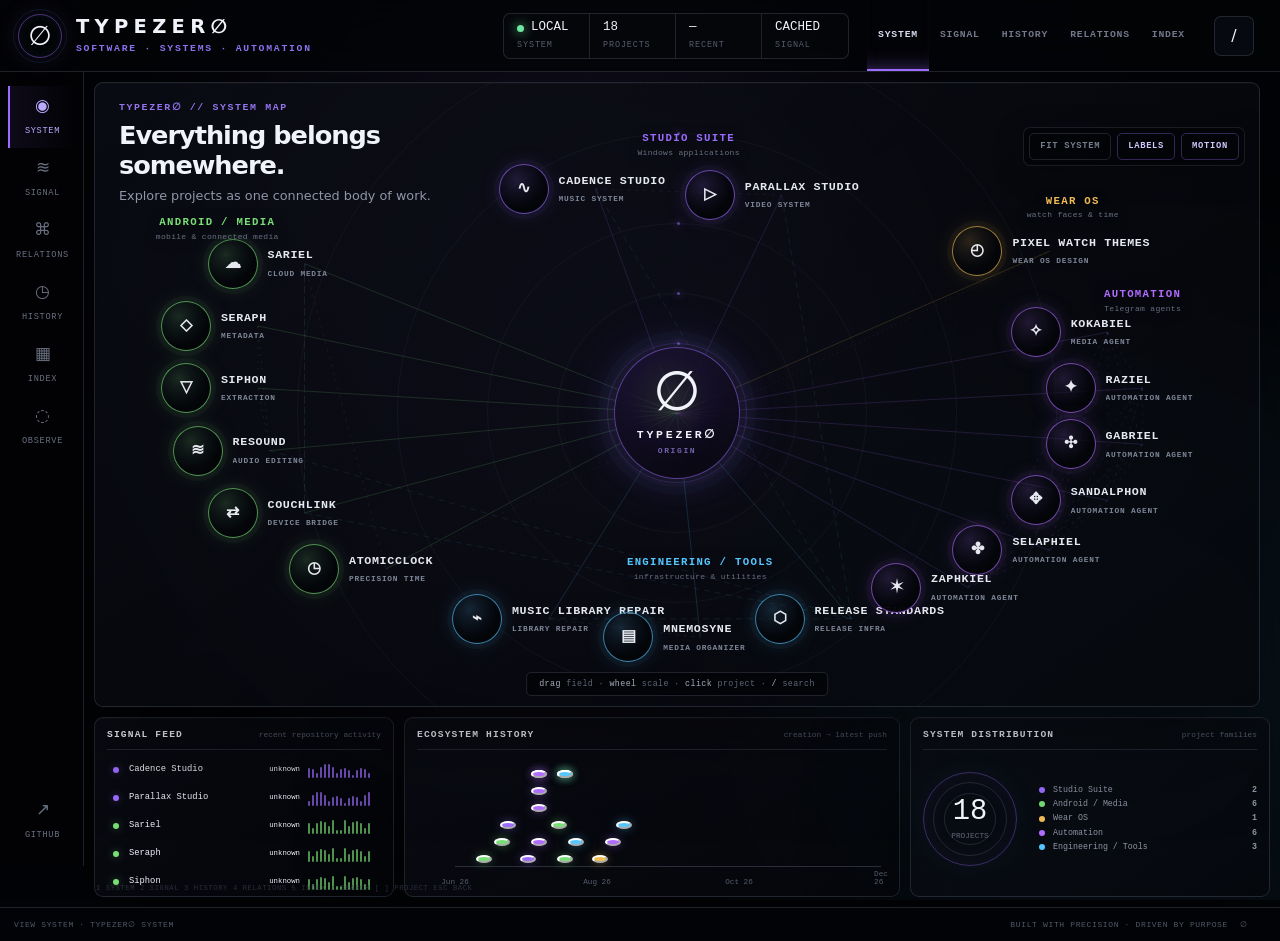
<file: index.html>
<!doctype html>
<html lang="en">
<head>
  <meta charset="utf-8">
  <meta name="viewport" content="width=device-width,initial-scale=1,viewport-fit=cover">
  <meta name="theme-color" content="#030407">
  <meta name="description" content="TYPEZER∅ — an interactive map of software, systems, media tools, Android apps, Wear OS projects, automation, and engineering work.">
  <meta property="og:title" content="TYPEZER∅ // System">
  <meta property="og:description" content="Explore the TYPEZER∅ software ecosystem as a living system.">
  <meta property="og:type" content="website">
  <title>TYPEZER∅ // System</title>
  <link rel="icon" href="favicon.svg" type="image/svg+xml">
  <link rel="stylesheet" href="assets/site.css?v=122">
</head>
<body>
  <a class="skip-link" href="#workspace">Skip to system</a>

  <div class="space" aria-hidden="true">
    <div class="noise"></div>
    <div class="field field-a"></div>
    <div class="field field-b"></div>
  </div>

  <div class="app-shell" data-view="system">
    <header class="topbar">
      <a class="brand" href="#system" aria-label="TYPEZER∅ system home">
        <span class="brand-mark" aria-hidden="true">∅</span>
        <span class="brand-text">
          <strong>TYPEZER∅</strong>
          <small>SOFTWARE · SYSTEMS · AUTOMATION</small>
        </span>
      </a>

      <div class="telemetry" aria-label="System telemetry">
        <span><i class="status-dot"></i><b id="system-status">ONLINE</b><small>system</small></span>
        <span><b id="project-count">18</b><small>projects</small></span>
        <span><b id="active-count">—</b><small>recent</small></span>
        <span><b id="last-sync">local</b><small>signal</small></span>
      </div>

      <nav class="view-tabs" aria-label="System views">
        <button class="view-tab is-active" data-view-target="system">System</button>
        <button class="view-tab" data-view-target="signal">Signal</button>
        <button class="view-tab" data-view-target="history">History</button>
        <button class="view-tab" data-view-target="relationships">Relations</button>
        <button class="view-tab" data-view-target="index">Index</button>
      </nav>

      <button class="command-key" id="open-command" aria-label="Open project search"><span>/</span></button>
    </header>

    <aside class="rail" aria-label="Primary controls">
      <button class="rail-btn is-active" data-view-target="system"><span>◉</span><small>System</small></button>
      <button class="rail-btn" data-view-target="signal"><span>≋</span><small>Signal</small></button>
      <button class="rail-btn" data-view-target="relationships"><span>⌘</span><small>Relations</small></button>
      <button class="rail-btn" data-view-target="history"><span>◷</span><small>History</small></button>
      <button class="rail-btn" data-view-target="index"><span>▦</span><small>Index</small></button>
      <button class="rail-btn observe-toggle"><span>◌</span><small>Observe</small></button>
      <a class="rail-btn rail-bottom" href="https://github.com/MikereDD" target="_blank" rel="noopener noreferrer"><span>↗</span><small>GitHub</small></a>
    </aside>

    <main class="workspace" id="workspace">
      <section class="system-stage panel" id="system" aria-labelledby="system-title">
        <div class="stage-heading">
          <p>TYPEZER∅ // SYSTEM MAP</p>
          <h1 id="system-title">Everything belongs somewhere.</h1>
          <span>Explore projects as one connected body of work.</span>
        </div>

        <div class="map-toolbar">
          <button id="fit-system">FIT SYSTEM</button>
          <button id="toggle-labels" aria-pressed="true">LABELS</button>
          <button id="toggle-motion" aria-pressed="true">MOTION</button>
        </div>

        <button class="return-origin" id="return-origin" type="button" aria-label="Return to TYPEZER∅ origin">
          <span>∅</span>
          <b>RETURN TO ORIGIN</b>
          <small>ESC</small>
        </button>

        <div class="ecosystem" id="ecosystem" tabindex="0" aria-label="Interactive TYPEZER∅ project map">
          <svg class="connections" id="connections" viewBox="0 0 1200 760" preserveAspectRatio="none" aria-hidden="true"></svg>
          <div class="rings" aria-hidden="true">
            <i></i><i></i><i></i><i></i><i></i>
          </div>
          <button class="core" id="core" aria-label="Open TYPEZER∅ project index">
            <span>∅</span>
            <b>TYPEZER∅</b>
            <small>ORIGIN</small>
          </button>
          <div class="nodes" id="nodes"></div>
          <div class="map-hint"><span>drag</span> field · <span>wheel</span> scale · <span>click</span> project · <span>/</span> search</div>
        </div>
      </section>

      <aside class="detail panel" id="detail" aria-live="polite">
        <div class="detail-empty">
          <span class="detail-glyph">∅</span>
          <p>SELECT A SYSTEM</p>
          <h2>Explore the graph.</h2>
          <span>Choose any project node to inspect its role, technology, relationships, activity, and repository.</span>
        </div>
      </aside>

      <section class="lower-grid" aria-label="System information">
        <article class="panel signal-panel">
          <div class="panel-title"><span>SIGNAL FEED</span><small>recent repository activity</small></div>
          <div class="signal-list" id="signal-list"></div>
        </article>

        <article class="panel timeline-panel">
          <div class="panel-title"><span>ECOSYSTEM HISTORY</span><small>creation → latest push</small></div>
          <div class="timeline" id="timeline"></div>
        </article>

        <article class="panel stats-panel">
          <div class="panel-title"><span>SYSTEM DISTRIBUTION</span><small>project families</small></div>
          <div class="stats-wrap">
            <div class="radar-count"><strong id="stats-total">18</strong><span>PROJECTS</span></div>
            <div class="family-stats" id="family-stats"></div>
          </div>
        </article>
      </section>

      <section class="alternate-view panel" id="alternate-view" hidden></section>
    </main>

    <footer class="statusbar">
      <span id="status-message">SYSTEM READY · select a node or press / to search</span>
      <span>BUILT WITH PRECISION · DRIVEN BY PURPOSE</span>
      <span>∅</span>
    </footer>
  </div>

  <dialog class="command" id="command-dialog">
    <form method="dialog" class="command-shell">
      <div class="command-head">
        <span>∅ INDEX</span>
        <button value="close" aria-label="Close search">×</button>
      </div>
      <label>
        <span>&gt;</span>
        <input id="command-input" autocomplete="off" spellcheck="false" placeholder="find a project, platform, language, or family…">
      </label>
      <div class="command-results" id="command-results"></div>
      <div class="command-foot">↑ ↓ navigate · enter inspect · esc close</div>
    </form>
  </dialog>

  <noscript>
    <div class="noscript">JavaScript powers the interactive system map. The repositories remain available at <a href="https://github.com/MikereDD">github.com/MikereDD</a>.</div>
  </noscript>

  <script src="assets/site.js?v=123" defer></script>
</body>
</html>
</file>
<file: assets/site.css>
:root{
  color-scheme:dark;
  --bg:#030407;--panel:rgba(8,10,16,.78);--panel2:rgba(11,13,22,.9);
  --text:#f1f3fa;--muted:#8f96a8;--dim:#565d6d;--line:rgba(174,184,214,.16);
  --violet:#9b6cff;--violet2:#6f50ff;--blue:#55c7ff;--green:#6ee7a3;--lime:#a8ef73;--gold:#f1bd55;
  --red:#ff768a;--shadow:0 24px 100px rgba(0,0,0,.48);--mono:"SFMono-Regular",Consolas,"Liberation Mono",Menlo,monospace;
  --sans:Inter,ui-sans-serif,system-ui,-apple-system,BlinkMacSystemFont,"Segoe UI",sans-serif;
}
*{box-sizing:border-box}html{background:var(--bg);scroll-behavior:smooth}body{margin:0;min-height:100vh;background:#030407;color:var(--text);font-family:var(--sans);overflow-x:hidden}button,input{font:inherit}button{color:inherit}.skip-link{position:fixed;z-index:99;left:1rem;top:-4rem;background:#fff;color:#000;padding:.7rem 1rem;border-radius:.4rem}.skip-link:focus{top:1rem}.space{position:fixed;inset:0;pointer-events:none;overflow:hidden;background:radial-gradient(circle at 50% 40%,#0a0c17 0,#05060a 37%,#020306 72%)}.noise{position:absolute;inset:0;opacity:.18;background-image:radial-gradient(rgba(255,255,255,.24) .55px,transparent .75px);background-size:7px 7px;mask-image:radial-gradient(circle at 50% 45%,black,transparent 80%)}.field{position:absolute;width:55vw;height:55vw;border-radius:50%;filter:blur(100px);opacity:.07}.field-a{left:16%;top:0;background:var(--violet)}.field-b{right:-15%;bottom:-15%;background:var(--blue)}
.app-shell{position:relative;z-index:1;display:grid;grid-template-columns:84px minmax(0,1fr);grid-template-rows:72px minmax(0,1fr) 34px;min-height:100vh}.topbar{grid-column:1/-1;display:grid;grid-template-columns:minmax(280px,1fr) auto auto 48px;align-items:center;gap:18px;padding:0 18px;border-bottom:1px solid var(--line);background:rgba(3,4,7,.82);backdrop-filter:blur(20px);position:sticky;top:0;z-index:40}.brand{display:flex;align-items:center;gap:14px;color:inherit;text-decoration:none;min-width:0}.brand-mark{width:44px;height:44px;display:grid;place-items:center;border:1px solid rgba(155,108,255,.48);border-radius:50%;font-size:27px;box-shadow:0 0 28px rgba(155,108,255,.13),inset 0 0 18px rgba(85,199,255,.06);position:relative}.brand-mark:after{content:"";position:absolute;inset:-6px;border-radius:50%;border:1px solid rgba(85,199,255,.1)}.brand-text{display:grid;line-height:1}.brand-text strong{font-size:1.22rem;letter-spacing:.27em}.brand-text small{margin-top:7px;color:#8d72ef;font:600 .61rem/1 var(--mono);letter-spacing:.18em}.telemetry{height:46px;display:flex;border:1px solid var(--line);border-radius:7px;background:rgba(255,255,255,.012);overflow:hidden}.telemetry span{min-width:86px;padding:7px 13px;border-right:1px solid var(--line);display:grid;grid-template-columns:auto 1fr;align-items:center;column-gap:7px}.telemetry span:last-child{border-right:0}.telemetry b{font:500 .78rem/1.1 var(--mono);text-transform:uppercase}.telemetry small{grid-column:1/-1;color:var(--dim);font:500 .53rem/1 var(--mono);letter-spacing:.1em;text-transform:uppercase;margin-top:4px}.status-dot{width:7px;height:7px;border-radius:50%;background:var(--green);box-shadow:0 0 12px var(--green)}.view-tabs{display:flex;align-self:stretch}.view-tab{border:0;border-bottom:2px solid transparent;background:transparent;padding:0 11px;color:#72798a;font:600 .61rem/1 var(--mono);letter-spacing:.08em;text-transform:uppercase;cursor:pointer}.view-tab:hover,.view-tab.is-active{color:#d9dcf0}.view-tab.is-active{border-bottom-color:var(--violet);box-shadow:inset 0 -15px 26px -25px var(--violet)}.command-key{width:40px;height:40px;border:1px solid var(--line);border-radius:7px;background:#070910;cursor:pointer}.command-key:hover{border-color:rgba(155,108,255,.55);box-shadow:0 0 20px rgba(155,108,255,.12)}
.rail{grid-row:2;grid-column:1;width:84px;border-right:1px solid var(--line);background:rgba(3,4,7,.7);display:flex;flex-direction:column;align-items:stretch;padding:14px 8px;position:sticky;top:72px;height:calc(100vh - 106px);z-index:30}.rail-btn{min-height:62px;border:0;border-left:2px solid transparent;background:transparent;color:#697080;display:grid;place-items:center;text-decoration:none;cursor:pointer;padding:7px 0}.rail-btn span{font:1.05rem/1 var(--mono)}.rail-btn small{font:500 .54rem/1 var(--mono);letter-spacing:.08em;text-transform:uppercase}.rail-btn:hover,.rail-btn.is-active{color:#b9a9ff;border-left-color:var(--violet);background:linear-gradient(90deg,rgba(155,108,255,.08),transparent)}.rail-bottom{margin-top:auto}
.workspace{grid-row:2;grid-column:2;display:grid;grid-template-columns:minmax(680px,1fr) 0px;grid-template-rows:minmax(620px,calc(100vh - 275px)) 180px;gap:10px;padding:10px;min-width:0;transition:grid-template-columns .32s cubic-bezier(.22,.8,.22,1)}.app-shell.detail-open .workspace{grid-template-columns:minmax(680px,1fr) 318px}.panel{border:1px solid var(--line);background:linear-gradient(145deg,rgba(12,14,22,.78),rgba(5,6,10,.72));box-shadow:inset 0 1px rgba(255,255,255,.025),var(--shadow);border-radius:9px}.system-stage{position:relative;overflow:hidden}.stage-heading{position:absolute;z-index:12;left:24px;top:20px;max-width:420px;pointer-events:none}.stage-heading p{margin:0;color:#9474ef;font:600 .62rem/1 var(--mono);letter-spacing:.16em}.stage-heading h1{font-size:clamp(1.35rem,2.15vw,2.25rem);letter-spacing:-.04em;margin:.45rem 0 .3rem}.stage-heading span{color:var(--muted);font-size:.8rem}.map-toolbar{position:absolute;z-index:15;right:16px;top:16px;display:flex;gap:6px}.map-toolbar button{border:1px solid var(--line);background:rgba(3,4,7,.7);border-radius:5px;padding:8px 10px;color:#757d8f;font:600 .55rem/1 var(--mono);letter-spacing:.08em;cursor:pointer}.map-toolbar button:hover{color:#fff;border-color:rgba(155,108,255,.45)}
.ecosystem{position:absolute;inset:0;overflow:hidden;cursor:grab;touch-action:none;outline:none}.ecosystem:active{cursor:grabbing}.connections,.nodes,.rings{position:absolute;inset:0;width:100%;height:100%;transform-origin:50% 53%;transition:transform .35s ease}.connections{z-index:2;overflow:visible}.connections line,.connections path{vector-effect:non-scaling-stroke}.rings{z-index:1;pointer-events:none}.rings i{position:absolute;left:50%;top:53%;transform:translate(-50%,-50%);border:1px solid rgba(132,143,178,.07);border-radius:50%}.rings i:nth-child(1){width:140px;height:140px;border-color:rgba(155,108,255,.18);box-shadow:0 0 38px rgba(155,108,255,.07)}.rings i:nth-child(2){width:240px;height:240px}.rings i:nth-child(3){width:380px;height:380px}.rings i:nth-child(4){width:560px;height:560px}.rings i:nth-child(5){width:760px;height:760px}.rings i:after{content:"";position:absolute;left:50%;top:-2px;width:3px;height:3px;border-radius:50%;background:rgba(155,108,255,.55);box-shadow:0 0 9px var(--violet)}.core{position:absolute;left:50%;top:53%;transform:translate(-50%,-50%);z-index:8;width:126px;height:132px;border-radius:50%;border:1px solid rgba(155,108,255,.55);background:radial-gradient(circle at 45% 38%,rgba(255,255,255,.11),rgba(19,14,36,.9) 40%,rgba(3,4,7,.96) 72%);box-shadow:0 0 0 8px rgba(155,108,255,.025),0 0 0 16px rgba(85,199,255,.018),0 0 58px rgba(155,108,255,.16),inset 0 0 40px rgba(155,108,255,.12);cursor:pointer}.core span{display:block;font-size:55px;line-height:.75}.core b{display:block;margin-top:16px;font:600 .72rem/1 var(--mono);letter-spacing:.24em}.core small{display:block;margin-top:7px;color:#7263aa;font:600 .5rem/1 var(--mono);letter-spacing:.2em}.core:hover{box-shadow:0 0 0 8px rgba(155,108,255,.04),0 0 70px rgba(155,108,255,.25),inset 0 0 44px rgba(155,108,255,.16)}.nodes{z-index:5;pointer-events:none}.project-node{--family:#9b6cff;position:absolute;transform:translate(-50%,-50%);pointer-events:auto;border:0;background:transparent;color:#e6e8ef;cursor:pointer;width:194px;text-align:left;padding:0}.project-node .node-body{display:flex;align-items:center;gap:10px}.project-node .node-orb{flex:0 0 50px;width:50px;height:50px;border-radius:50%;display:grid;place-items:center;border:1px solid color-mix(in srgb,var(--family) 65%,transparent);background:radial-gradient(circle at 35% 30%,color-mix(in srgb,var(--family) 16%,transparent),rgba(4,5,9,.98) 65%);box-shadow:0 0 0 5px color-mix(in srgb,var(--family) 4%,transparent),0 0 22px color-mix(in srgb,var(--family) 14%,transparent);font:600 1rem/1 var(--mono);transition:.2s ease}.project-node .node-copy{display:grid;min-width:0}.project-node strong{font:650 .73rem/1.15 var(--mono);letter-spacing:.055em;text-transform:uppercase;white-space:nowrap}.project-node small{margin-top:6px;color:#7f8798;font:600 .49rem/1.15 var(--mono);letter-spacing:.10em;white-space:nowrap;overflow:hidden;text-overflow:ellipsis}.project-node:hover .node-orb,.project-node.is-active .node-orb{transform:scale(1.12);border-color:var(--family);box-shadow:0 0 0 7px color-mix(in srgb,var(--family) 6%,transparent),0 0 32px color-mix(in srgb,var(--family) 35%,transparent)}.project-node.is-active strong{color:#fff}.family-tag{position:absolute;transform:translate(-50%,-50%);z-index:4;color:var(--family);font:600 .67rem/1 var(--mono);letter-spacing:.12em;text-transform:uppercase;pointer-events:none;text-align:center}.family-tag small{display:block;margin-top:5px;color:#687080;font:.5rem/1 var(--mono);letter-spacing:.04em;text-transform:none}.map-hint{position:absolute;z-index:14;left:50%;bottom:10px;transform:translateX(-50%);padding:7px 12px;border:1px solid var(--line);border-radius:5px;background:rgba(3,4,7,.75);color:#5f6677;font:.52rem/1 var(--mono);letter-spacing:.05em;white-space:nowrap}.map-hint span{color:#a6adbd}
.detail{position:relative;padding:18px;overflow:auto;min-width:0;opacity:0;transform:translateX(14px);pointer-events:none;border-color:transparent;transition:opacity .22s ease,transform .32s cubic-bezier(.22,.8,.22,1),border-color .22s ease}.app-shell.detail-open .detail{opacity:1;transform:none;pointer-events:auto;border-color:var(--line)}.detail-empty{height:100%;display:flex;flex-direction:column;justify-content:center;align-items:center;text-align:center;padding:22px}.detail-glyph{font-size:54px;color:#7a6aa8}.detail-empty p,.detail-overline{margin:22px 0 8px;color:#8b6ee5;font:600 .57rem/1 var(--mono);letter-spacing:.16em}.detail-empty h2,.detail-card h2{margin:0;font-size:1.55rem;letter-spacing:-.035em}.detail-empty>span:last-child{max-width:240px;color:var(--muted);font-size:.78rem;line-height:1.55;margin-top:10px}.detail-card{animation:detailIn .2s ease}.detail-identity{display:flex;align-items:center;gap:14px;padding-bottom:16px;border-bottom:1px solid var(--line)}.detail-icon{--family:#9b6cff;width:62px;height:62px;flex:0 0 62px;border-radius:50%;display:grid;place-items:center;border:1px solid var(--family);box-shadow:0 0 28px color-mix(in srgb,var(--family) 22%,transparent);font:600 1.4rem/1 var(--mono)}.detail-title small{display:block;color:var(--muted);font-size:.7rem;margin-top:6px}.activity-pill{display:inline-flex;margin-top:9px;padding:5px 8px;border:1px solid rgba(110,231,163,.2);border-radius:999px;color:var(--green);background:rgba(110,231,163,.07);font:600 .5rem/1 var(--mono);letter-spacing:.08em}.detail-meta{display:grid;gap:11px;padding:18px 0}.meta-row{display:grid;grid-template-columns:78px 1fr;gap:10px;font-size:.72rem}.meta-row span:first-child{color:#606879;font:600 .53rem/1.4 var(--mono);letter-spacing:.08em;text-transform:uppercase}.meta-row span:last-child{color:#b5bac7}.detail-description{margin:0;color:#a8aebb;font-size:.78rem;line-height:1.6}.detail-actions{display:grid;gap:8px;margin-top:18px}.detail-actions a,.detail-actions button{min-height:42px;border:1px solid var(--line);border-radius:5px;background:rgba(255,255,255,.018);display:flex;align-items:center;justify-content:center;color:#c4c8d4;text-decoration:none;font:600 .62rem/1 var(--mono);letter-spacing:.09em;cursor:pointer}.detail-actions a:first-child{border-color:rgba(155,108,255,.5);background:rgba(155,108,255,.09);color:#dacfff}.detail-actions a:hover,.detail-actions button:hover{border-color:rgba(155,108,255,.5);color:#fff}.relation-block{margin-top:18px;padding-top:16px;border-top:1px solid var(--line)}.relation-block h3{margin:0 0 10px;color:#636b7b;font:600 .54rem/1 var(--mono);letter-spacing:.1em}.relation-list{display:flex;flex-wrap:wrap;gap:6px}.relation-chip{border:1px solid var(--line);border-radius:999px;background:transparent;padding:6px 8px;color:#9ca2b2;font:600 .52rem/1 var(--mono);cursor:pointer}.relation-chip:hover{color:#fff;border-color:rgba(155,108,255,.45)}
.detail-close{position:absolute;right:10px;top:10px;z-index:3;width:30px;height:30px;border:1px solid var(--line);border-radius:50%;background:rgba(3,4,7,.78);color:#7f8798;font:500 1.1rem/1 var(--mono);cursor:pointer}.detail-close:hover{color:#fff;border-color:rgba(155,108,255,.48);box-shadow:0 0 18px rgba(155,108,255,.12)}
.connections .relationship-line,.connections .core-line{transition:stroke-opacity .22s ease,stroke-width .22s ease,filter .22s ease}.connections .relationship-line.is-connected{stroke-opacity:.72!important;stroke-width:1.45!important;filter:drop-shadow(0 0 4px rgba(195,181,255,.5))}.connections .core-line.is-connected{stroke-opacity:.7!important;stroke-width:1.35!important;filter:drop-shadow(0 0 4px currentColor)}.connections .relationship-line.is-muted,.connections .core-line.is-muted{stroke-opacity:.025!important}.project-node{transition:opacity .2s ease,filter .2s ease}.project-node.is-related .node-orb{border-color:var(--family);box-shadow:0 0 0 6px color-mix(in srgb,var(--family) 5%,transparent),0 0 26px color-mix(in srgb,var(--family) 24%,transparent)}.project-node.is-dimmed{opacity:.38;filter:saturate(.62)}
.lower-grid{grid-column:1/-1;display:grid;grid-template-columns:300px minmax(400px,1fr) 360px;gap:10px}.lower-grid>.panel{padding:12px;overflow:hidden}.panel-title{display:flex;justify-content:space-between;gap:10px;align-items:baseline;border-bottom:1px solid var(--line);padding-bottom:9px;margin-bottom:9px}.panel-title span{font:600 .6rem/1 var(--mono);letter-spacing:.12em}.panel-title small{color:#575f70;font:.49rem/1 var(--mono)}.signal-list{display:grid;gap:6px}.signal-item{display:grid;grid-template-columns:8px 1fr auto 68px;gap:8px;align-items:center;min-height:22px;color:#9aa1b0;font:.55rem/1 var(--mono)}.signal-item i{width:6px;height:6px;border-radius:50%;background:var(--family);box-shadow:0 0 8px color-mix(in srgb,var(--family) 40%,transparent)}.spark{height:16px;display:flex;align-items:flex-end;gap:2px}.spark b{width:2px;background:var(--family);opacity:.65;border-radius:2px}.timeline{position:relative;height:132px;padding:8px 4px}.timeline-axis{position:absolute;left:38px;right:6px;bottom:24px;height:1px;background:#292e3a}.timeline-year{position:absolute;bottom:4px;color:#555d6d;font:.48rem/1 var(--mono);transform:translateX(-50%)}.timeline-dot{--family:#9b6cff;position:absolute;bottom:20px;width:8px;height:8px;border-radius:50%;background:var(--family);box-shadow:0 0 10px color-mix(in srgb,var(--family) 40%,transparent);transform:translateX(-50%);cursor:pointer}.timeline-dot:hover:after{content:attr(data-label);position:absolute;bottom:16px;left:50%;transform:translateX(-50%);padding:5px 7px;border:1px solid var(--line);border-radius:4px;background:#070910;color:#d9dce5;font:.48rem/1 var(--mono);white-space:nowrap}.stats-wrap{height:120px;display:grid;grid-template-columns:104px 1fr;align-items:center;gap:12px}.radar-count{width:94px;height:94px;border:1px solid rgba(155,108,255,.35);border-radius:50%;display:grid;place-content:center;text-align:center;box-shadow:inset 0 0 28px rgba(155,108,255,.06),0 0 28px rgba(85,199,255,.05);position:relative}.radar-count:before,.radar-count:after{content:"";position:absolute;border-radius:50%;border:1px solid var(--line);inset:9px}.radar-count:after{inset:20px}.radar-count strong{font:300 1.8rem/1 var(--mono)}.radar-count span{margin-top:5px;color:#62697a;font:.49rem/1 var(--mono)}.family-stats{display:grid;gap:6px}.family-stat{display:grid;grid-template-columns:7px 1fr auto;gap:7px;align-items:center;color:#8e95a4;font:.52rem/1 var(--mono)}.family-stat i{width:6px;height:6px;border-radius:50%;background:var(--family)}.alternate-view{grid-column:1/-1;grid-row:1/3;z-index:22;padding:22px;overflow:auto}.alt-head{display:flex;justify-content:space-between;gap:16px;align-items:end;border-bottom:1px solid var(--line);padding-bottom:18px;margin-bottom:18px}.alt-head p{margin:0;color:#8a6be8;font:600 .6rem/1 var(--mono);letter-spacing:.15em}.alt-head h2{margin:.5rem 0 0;font-size:2rem}.alt-head span{color:var(--muted);font-size:.8rem}.index-grid{display:grid;grid-template-columns:repeat(auto-fit,minmax(250px,1fr));gap:9px}.index-card{--family:#9b6cff;border:1px solid var(--line);border-left:2px solid var(--family);background:rgba(255,255,255,.012);border-radius:5px;padding:14px;text-align:left;cursor:pointer}.index-card:hover{background:color-mix(in srgb,var(--family) 5%,transparent);border-color:color-mix(in srgb,var(--family) 35%,var(--line))}.index-card b{display:block;font:600 .72rem/1.2 var(--mono)}.index-card span{display:block;color:#737b8b;font-size:.69rem;margin-top:7px;line-height:1.45}.index-card small{display:block;color:var(--family);font:500 .5rem/1 var(--mono);margin-top:12px;text-transform:uppercase;letter-spacing:.08em}.signal-big{display:grid;gap:8px}.signal-big-row{--family:#9b6cff;display:grid;grid-template-columns:130px 1fr 90px 120px;gap:12px;align-items:center;padding:11px 12px;border:1px solid var(--line);border-left:2px solid var(--family);border-radius:4px}.signal-big-row b{font:600 .66rem/1 var(--mono)}.signal-big-row span{color:#818898;font-size:.72rem}.signal-big-row small{color:#616979;font:500 .53rem/1 var(--mono)}.history-lanes{display:grid;gap:13px}.history-lane{display:grid;grid-template-columns:130px 1fr;align-items:center;gap:10px}.history-lane>span{font:600 .58rem/1 var(--mono);color:var(--family)}.lane-track{height:24px;position:relative;border-bottom:1px solid #242936}.lane-segment{position:absolute;bottom:-1px;height:2px;background:var(--family);box-shadow:0 0 12px color-mix(in srgb,var(--family) 25%,transparent)}.lane-point{position:absolute;bottom:-4px;width:7px;height:7px;border-radius:50%;background:var(--family);transform:translateX(-50%)}.relations-grid{display:grid;grid-template-columns:repeat(auto-fit,minmax(320px,1fr));gap:10px}.relation-card{border:1px solid var(--line);border-radius:5px;padding:15px}.relation-card h3{margin:0 0 8px;font-size:.85rem}.relation-card p{margin:0;color:#818899;font-size:.72rem;line-height:1.5}.relation-flow{display:flex;align-items:center;flex-wrap:wrap;gap:7px;margin-top:12px}.relation-flow button{border:1px solid var(--line);border-radius:999px;background:transparent;color:#b1b6c1;padding:6px 8px;font:600 .52rem/1 var(--mono);cursor:pointer}.relation-flow i{color:#5f6674;font-style:normal}
.statusbar{grid-column:1/-1;grid-row:3;display:grid;grid-template-columns:1fr auto 26px;gap:12px;align-items:center;padding:0 14px;border-top:1px solid var(--line);background:rgba(3,4,7,.88);color:#525a69;font:500 .5rem/1 var(--mono);letter-spacing:.08em;text-transform:uppercase}.command{padding:0;border:1px solid rgba(155,108,255,.4);border-radius:8px;background:#06070c;color:var(--text);width:min(700px,calc(100vw - 28px));box-shadow:0 34px 140px #000}.command::backdrop{background:rgba(0,0,0,.7);backdrop-filter:blur(8px)}.command-shell{padding:0}.command-head{height:42px;display:flex;justify-content:space-between;align-items:center;padding:0 13px;border-bottom:1px solid var(--line);color:#9c83ed;font:600 .6rem/1 var(--mono);letter-spacing:.15em}.command-head button{border:0;background:transparent;color:#737b89;font-size:1.2rem;cursor:pointer}.command label{display:flex;gap:10px;align-items:center;padding:15px;border-bottom:1px solid var(--line);color:#9479ea}.command input{width:100%;border:0;outline:0;background:transparent;color:#f0f2f8;font:500 .9rem/1 var(--mono)}.command-results{max-height:390px;overflow:auto;padding:7px}.command-result{--family:#9b6cff;width:100%;border:0;border-left:2px solid transparent;border-radius:4px;background:transparent;color:#c2c7d1;display:grid;grid-template-columns:1fr auto;gap:8px;text-align:left;padding:10px 11px;cursor:pointer}.command-result:hover,.command-result.is-selected{border-left-color:var(--family);background:color-mix(in srgb,var(--family) 7%,transparent);color:#fff}.command-result b{font:600 .67rem/1 var(--mono)}.command-result span{grid-column:1/-1;color:#6f7687;font-size:.66rem}.command-result small{color:var(--family);font:500 .52rem/1 var(--mono)}.command-foot{padding:9px 13px;border-top:1px solid var(--line);color:#565e6d;font:.49rem/1 var(--mono)}.noscript{position:fixed;left:1rem;right:1rem;bottom:1rem;z-index:100;background:#151821;border:1px solid #444;padding:1rem;border-radius:.5rem}.noscript a{color:#b69aff}
.app-shell.observe .topbar,.app-shell.observe .rail,.app-shell.observe .detail,.app-shell.observe .lower-grid,.app-shell.observe .statusbar,.app-shell.observe .stage-heading,.app-shell.observe .map-toolbar,.app-shell.observe .map-hint{opacity:0;pointer-events:none}.app-shell.observe .workspace{grid-column:1/-1;grid-row:1/-1;display:block;padding:0}.app-shell.observe .system-stage{height:100vh;border:0;border-radius:0}.app-shell.observe .ecosystem{inset:0}.app-shell.observe .system-stage{box-shadow:none}.labels-off .node-copy,.labels-off .family-tag{opacity:0}.motion-off *{animation:none!important;transition:none!important}
@keyframes detailIn{from{opacity:0;transform:translateX(8px)}to{opacity:1;transform:none}}@keyframes breathe{50%{box-shadow:0 0 0 8px rgba(155,108,255,.04),0 0 80px rgba(155,108,255,.22),inset 0 0 44px rgba(155,108,255,.14)}}.motion-on .core{animation:breathe 5s ease-in-out infinite}
@media(max-width:1200px){.topbar{grid-template-columns:1fr auto 44px}.telemetry{display:none}.workspace{grid-template-columns:minmax(600px,1fr) 0px}.app-shell.detail-open .workspace{grid-template-columns:minmax(600px,1fr) 290px}.lower-grid{grid-template-columns:250px 1fr}.stats-panel{display:none}.project-node{width:150px}.project-node .node-orb{width:40px;height:40px;flex-basis:40px}.project-node strong{font-size:.61rem}}
@media(max-width:900px){.app-shell{display:block;padding-bottom:42px}.topbar{height:64px;grid-template-columns:1fr 42px;position:sticky}.view-tabs{display:none}.brand-text small{display:none}.brand-mark{width:38px;height:38px}.rail{position:fixed;left:0;right:0;bottom:0;top:auto;width:auto;height:58px;z-index:45;display:grid;grid-template-columns:repeat(6,1fr);padding:0;border:0;border-top:1px solid var(--line);background:rgba(3,4,7,.94)}.rail-btn{min-height:58px;border-left:0;border-top:2px solid transparent}.rail-btn.is-active{border-left:0;border-top-color:var(--violet)}.rail-btn span{font-size:.8rem}.rail-btn small{font-size:.46rem}.rail-bottom{display:none}.workspace{display:block;padding:8px}.system-stage{height:70vh;min-height:560px}.detail{display:none;margin-top:8px;min-height:320px;opacity:1;transform:none;pointer-events:auto}.app-shell.detail-open .detail{display:block}.lower-grid{display:grid;grid-template-columns:1fr;margin-top:8px}.timeline-panel,.stats-panel{display:none}.statusbar{display:none}.stage-heading{left:15px;top:14px}.stage-heading h1{font-size:1.35rem}.stage-heading span{display:none}.map-toolbar{top:10px;right:10px}.map-toolbar button:not(:first-child){display:none}.project-node{width:46px}.project-node .node-copy{display:none}.project-node .node-orb{width:38px;height:38px;flex-basis:38px}.family-tag{display:none}.map-hint{display:none}.alternate-view{position:fixed;z-index:43;inset:64px 0 58px 0;border-radius:0}.command{margin:auto}.app-shell.observe .system-stage{height:100vh}}
@media(prefers-reduced-motion:reduce){*{scroll-behavior:auto!important;animation:none!important;transition:none!important}}

/* PASS 3 · LIVING SYSTEM -------------------------------------------------- */
:root{--focus-family:var(--violet);--latest-family:var(--violet)}
.core{overflow:visible;isolation:isolate;transition:border-color .35s ease,box-shadow .35s ease,background .35s ease}
.core:before,.core:after{content:"";position:absolute;inset:-16px;border-radius:50%;pointer-events:none;z-index:-1;border:1px solid rgba(155,108,255,.10);opacity:.45}
.core:after{inset:-31px;border-color:rgba(85,199,255,.06)}
.app-shell[data-focus-family] .core{border-color:color-mix(in srgb,var(--focus-family) 72%,white 8%);box-shadow:0 0 0 8px color-mix(in srgb,var(--focus-family) 4%,transparent),0 0 0 16px color-mix(in srgb,var(--focus-family) 2%,transparent),0 0 76px color-mix(in srgb,var(--focus-family) 28%,transparent),inset 0 0 48px color-mix(in srgb,var(--focus-family) 15%,transparent)}
.core-burst{position:absolute;left:50%;top:50%;width:100%;height:100%;border-radius:50%;border:1px solid var(--burst);transform:translate(-50%,-50%);pointer-events:none;animation:coreBurst 1.25s cubic-bezier(.2,.7,.15,1) forwards}
@keyframes coreBurst{0%{opacity:.8;transform:translate(-50%,-50%) scale(.8)}70%{opacity:.18}100%{opacity:0;transform:translate(-50%,-50%) scale(2.65)}}
.motion-on .core:before{animation:coreOrbit 14s linear infinite}.motion-on .core:after{animation:coreOrbit 23s linear infinite reverse}
@keyframes coreOrbit{to{transform:rotate(360deg)}}

.project-node .node-orb{position:relative;overflow:visible}
.project-node .node-sigil{position:relative;z-index:2;transition:transform .28s ease,text-shadow .28s ease}
.project-node .activity-ring{position:absolute;inset:-5px;border-radius:50%;border:1px solid transparent;opacity:0;pointer-events:none}
.project-node[data-activity="active"] .activity-ring{opacity:.28;border-color:var(--family)}
.project-node[data-activity="warm"] .activity-ring{opacity:.48;border-color:var(--family);box-shadow:0 0 16px color-mix(in srgb,var(--family) 18%,transparent)}
.project-node[data-activity="hot"] .activity-ring{opacity:.8;border-color:var(--family);box-shadow:0 0 22px color-mix(in srgb,var(--family) 30%,transparent)}
.motion-on .project-node[data-activity="hot"] .activity-ring{animation:activityHalo 2.4s ease-out infinite}
.motion-on .project-node[data-activity="warm"] .activity-ring{animation:activityHalo 4.8s ease-out infinite}
@keyframes activityHalo{0%{transform:scale(.9);opacity:.72}70%{opacity:.08}100%{transform:scale(1.55);opacity:0}}
.project-node:hover .node-sigil,.project-node.is-active .node-sigil{transform:scale(1.06);text-shadow:0 0 12px color-mix(in srgb,var(--family) 65%,transparent)}

/* each family moves according to its role rather than sharing one animation */
.motion-on .family-studio .node-sigil{animation:studioSignal 4.8s ease-in-out infinite}
.motion-on .family-android .node-sigil{animation:androidSignal 5.8s ease-in-out infinite}
.motion-on .family-wear .node-sigil{animation:wearSignal 7s linear infinite}
.motion-on .family-automation .node-sigil{animation:automationSignal 3.8s steps(2,end) infinite}
.motion-on .family-engineering .node-sigil{animation:engineeringSignal 6.4s ease-in-out infinite}
@keyframes studioSignal{0%,100%{transform:translateY(0)}50%{transform:translateY(-1.5px)}}
@keyframes androidSignal{0%,100%{opacity:.92}50%{opacity:1;text-shadow:0 0 9px currentColor}}
@keyframes wearSignal{to{transform:rotate(360deg)}}
@keyframes automationSignal{0%,86%,100%{opacity:.92}90%{opacity:.45}94%{opacity:1}}
@keyframes engineeringSignal{0%,100%{transform:scale(1)}50%{transform:scale(1.045)}}

.connections .core-line[data-activity="hot"]{stroke-opacity:.38;stroke-width:1.25;stroke-dasharray:2 8}
.connections .core-line[data-activity="warm"]{stroke-opacity:.26;stroke-dasharray:2 11}
.connections .core-line[data-activity="active"]{stroke-opacity:.20}
.motion-on .connections .core-line[data-activity="hot"]{animation:signalFlow 1.8s linear infinite}
.motion-on .connections .core-line[data-activity="warm"]{animation:signalFlow 3.6s linear infinite}
@keyframes signalFlow{to{stroke-dashoffset:-40}}
.connections .relationship-line.is-connected{stroke-dasharray:5 7}.motion-on .connections .relationship-line.is-connected{animation:relationFlow 2.8s linear infinite}
@keyframes relationFlow{to{stroke-dashoffset:-48}}

/* Focus is a lens, not a hard hide. */
.app-shell.detail-open .project-node.is-dimmed{opacity:.24;filter:saturate(.4) blur(.15px)}
.app-shell.detail-open .family-tag{opacity:.48}
.app-shell.detail-open .project-node.is-related strong{color:#fff}
.app-shell.detail-open .project-node.is-related .node-copy small{color:#a7adbc}

/* Observe becomes a quiet generative mode. */
.app-shell.observe .space{opacity:1}
.app-shell.observe .ecosystem{background:radial-gradient(circle at 50% 53%,color-mix(in srgb,var(--latest-family) 4%,transparent),transparent 30%)}
.app-shell.observe .family-tag{opacity:.26;transition:opacity 1.4s ease}
.app-shell.observe .project-node .node-copy{opacity:.5;transition:opacity 1.4s ease}
.app-shell.observe .project-node:hover .node-copy{opacity:1}
.app-shell.observe .rings i{border-color:rgba(132,143,178,.055)}
.app-shell.observe .core{box-shadow:0 0 0 10px rgba(155,108,255,.018),0 0 100px color-mix(in srgb,var(--latest-family) 16%,transparent),inset 0 0 50px rgba(155,108,255,.09)}
.motion-on.observe .rings i:nth-child(2){animation:observeRing 34s linear infinite}.motion-on.observe .rings i:nth-child(4){animation:observeRing 58s linear infinite reverse}
@keyframes observeRing{to{transform:translate(-50%,-50%) rotate(360deg)}}

@media(prefers-reduced-motion:reduce){.core-burst,.project-node .activity-ring,.project-node .node-sigil,.connections line,.rings i{animation:none!important}}


/* === Pass 3.1 stability / layout corrections === */
.system-stage{isolation:isolate}
.map-toolbar{
  top:48px;
  right:14px;
  z-index:28;
  padding:5px;
  border:1px solid rgba(174,184,214,.13);
  border-radius:7px;
  background:rgba(3,4,7,.82);
  backdrop-filter:blur(16px);
  box-shadow:0 8px 30px rgba(0,0,0,.25);
}
.map-toolbar button{background:transparent}
.map-toolbar button[aria-pressed="true"]{color:#cfc6ff;border-color:rgba(155,108,255,.32)}
.stage-heading{max-width:min(420px,42vw)}
.family-tag{filter:drop-shadow(0 2px 6px #030407)}
.signal-big-row{
  appearance:none;
  width:100%;
  background:rgba(255,255,255,.018);
  color:var(--text);
  text-align:left;
  cursor:pointer;
  transition:border-color .16s ease,background .16s ease,transform .16s ease;
}
.signal-big-row:hover{
  background:color-mix(in srgb,var(--family) 6%,rgba(255,255,255,.018));
  border-color:color-mix(in srgb,var(--family) 38%,var(--line));
  transform:translateX(2px);
}
.signal-big-row span{color:#9da4b3}
.signal-big-row small:last-child{color:var(--family);text-align:right}
.history-scale{
  position:relative;
  height:28px;
  margin-left:140px;
  margin-bottom:4px;
  border-bottom:1px solid rgba(174,184,214,.08);
}
.history-tick{
  position:absolute;
  bottom:7px;
  transform:translateX(-50%);
  color:#626a7b;
  font:500 .5rem/1 var(--mono);
  white-space:nowrap;
}
.history-tick:first-child{transform:none}
.history-tick:last-child{transform:translateX(-100%)}
.history-lanes{padding-top:4px}
.lane-track{background:linear-gradient(90deg,rgba(255,255,255,.018),transparent 45%,rgba(255,255,255,.012))}
.lane-point{
  appearance:none;
  border:1px solid color-mix(in srgb,var(--family) 65%,#fff);
  padding:0;
  cursor:pointer;
  box-shadow:0 0 12px color-mix(in srgb,var(--family) 35%,transparent);
}
.lane-point:hover{transform:translateX(-50%) scale(1.55);z-index:3}
@media(max-width:1350px){
  .stage-heading{max-width:360px}
  .stage-heading h1{font-size:clamp(1.25rem,2vw,1.8rem)}
  .map-toolbar{top:44px}
}
@media(max-width:1120px) and (min-width:901px){
  .app-shell.detail-open .workspace{grid-template-columns:minmax(600px,1fr) 300px}
  .stage-heading{max-width:300px}
  .map-toolbar{top:50px}
  .project-node{width:170px}
}
@media(max-width:900px){
  .map-toolbar{top:56px;right:10px}
  .map-toolbar button:first-child{display:block}
  .history-scale{margin-left:0}
}


/* === Pass 4: Identity / depth === */
#core{
  --core-family:var(--violet);
  transition:filter .35s ease,box-shadow .35s ease,transform .35s ease;
}
#core::before,#core::after{
  content:"";
  position:absolute;
  pointer-events:none;
  border-radius:50%;
  inset:-18px;
  opacity:0;
  transition:opacity .28s ease,transform .55s cubic-bezier(.2,.8,.2,1);
}
#core::before{
  border:1px solid color-mix(in srgb,var(--core-family) 45%,transparent);
  box-shadow:0 0 30px color-mix(in srgb,var(--core-family) 20%,transparent);
}
#core::after{
  inset:-31px;
  border:1px dashed color-mix(in srgb,var(--core-family) 28%,transparent);
}
#core[data-family]::before,#core[data-family]::after{opacity:1}
#core[data-family="studio"]::before{transform:scaleX(1.18) scaleY(.82)}
#core[data-family="studio"]::after{border-style:solid;clip-path:polygon(0 42%,100% 42%,100% 58%,0 58%)}
#core[data-family="android"]::before{transform:scale(.94);box-shadow:0 0 42px color-mix(in srgb,var(--core-family) 30%,transparent),inset 0 0 18px color-mix(in srgb,var(--core-family) 20%,transparent)}
#core[data-family="android"]::after{border-style:dotted;transform:rotate(18deg)}
#core[data-family="wear"]::before{border-width:2px;transform:scale(.92)}
#core[data-family="wear"]::after{border-style:solid;clip-path:polygon(48% 0,52% 0,52% 14%,48% 14%,48% 86%,52% 86%,52% 100%,48% 100%)}
#core[data-family="automation"]::before{transform:rotate(45deg) scale(.88);border-radius:32%}
#core[data-family="automation"]::after{transform:rotate(-30deg);border-style:dotted}
#core[data-family="engineering"]::before{border-radius:22%;transform:rotate(45deg) scale(.78)}
#core[data-family="engineering"]::after{border-style:solid;clip-path:polygon(0 48%,100% 48%,100% 52%,0 52%,48% 0,52% 0,52% 100%,48% 100%)}

.relationship-line{transition:stroke-opacity .22s ease,stroke-width .22s ease,filter .22s ease}
.relationship-line.is-connected{
  stroke:var(--relation-color,#c3b5ff)!important;
  stroke-opacity:.82!important;
  stroke-width:1.6!important;
  filter:drop-shadow(0 0 5px color-mix(in srgb,var(--relation-color,#c3b5ff) 55%,transparent));
}
.relationship-line[data-relation="workflow"]{stroke-dasharray:2 5}
.relationship-line[data-relation="lineage"]{stroke-dasharray:1 4}
.relationship-line[data-relation="infrastructure"]{stroke-dasharray:6 5}
.relationship-line[data-relation="family"]{stroke-dasharray:3 5}
.relationship-line[data-relation="bridge"]{stroke-dasharray:8 3}
.relationship-line[data-relation="affinity"]{stroke-dasharray:3 7}

.project-fingerprint{
  margin:14px 0;
  padding:12px 0 2px;
  border-top:1px solid var(--line);
  border-bottom:1px solid var(--line);
}
.fingerprint-head{display:flex;align-items:flex-end;justify-content:space-between;gap:10px;margin-bottom:10px}
.fingerprint-head span,.relation-types h3{color:#737b8d;font:600 .55rem/1 var(--mono);letter-spacing:.12em}
.fingerprint-head small{color:#505767;font:500 .52rem/1 var(--mono);text-align:right}
.fingerprint-bars{display:grid;grid-template-columns:repeat(3,1fr);gap:8px;padding-bottom:10px}
.fingerprint-bars span{display:grid;gap:6px}
.fingerprint-bars i{
  display:block;height:4px;border-radius:4px;
  background:
    linear-gradient(90deg,var(--focus-family,#9b6cff) calc((var(--level) / 5) * 100%),rgba(255,255,255,.055) 0);
  box-shadow:0 0 10px color-mix(in srgb,var(--focus-family,#9b6cff) 25%,transparent);
}
.fingerprint-bars b{font:500 .46rem/1 var(--mono);color:#676f80;letter-spacing:.08em}
.relation-types{padding:12px 0;border-bottom:1px solid var(--line)}
.relation-types h3{margin:0 0 9px}
.relation-types>div{display:flex;flex-wrap:wrap;gap:6px}
.relation-types span{
  display:inline-flex;align-items:center;gap:6px;padding:5px 7px;border:1px solid color-mix(in srgb,var(--relation) 26%,var(--line));
  border-radius:999px;color:#9da5b6;font:500 .48rem/1 var(--mono);letter-spacing:.06em
}
.relation-types i{width:6px;height:6px;border-radius:50%;background:var(--relation);box-shadow:0 0 8px var(--relation)}
.relation-chip{
  border-color:color-mix(in srgb,var(--relation,#c3b5ff) 24%,var(--line))!important;
}
.relation-chip:hover{
  color:#fff;border-color:var(--relation,#c3b5ff)!important;
  box-shadow:0 0 12px color-mix(in srgb,var(--relation,#c3b5ff) 20%,transparent)
}
@media(prefers-reduced-motion:reduce){
  #core::before,#core::after{transition:none!important}
}


/* === Pass 5: interactive history / signal / inspection depth === */
.project-node.is-peek{opacity:1!important;filter:none!important;z-index:12}
.project-node.is-peek .node-orb{
  transform:scale(1.14);
  box-shadow:0 0 0 2px color-mix(in srgb,var(--family) 36%,transparent),0 0 30px color-mix(in srgb,var(--family) 44%,transparent);
}
.project-node.is-peek-muted{opacity:.2!important}
.core-line.is-peek{stroke-opacity:.8!important;stroke-width:1.6!important;filter:drop-shadow(0 0 5px currentColor)}
.core-line.is-peek-muted{stroke-opacity:.035!important}
#core.is-peek{
  box-shadow:0 0 0 1px color-mix(in srgb,var(--peek-family) 55%,transparent),0 0 38px color-mix(in srgb,var(--peek-family) 26%,transparent),inset 0 0 26px rgba(155,108,255,.08);
}

.signal-button{
  width:100%;
  border:0;
  background:transparent;
  color:inherit;
  text-align:left;
  cursor:pointer;
}
.signal-button:hover,.signal-button:focus-visible{
  background:color-mix(in srgb,var(--family) 7%,transparent);
  outline:1px solid color-mix(in srgb,var(--family) 24%,transparent);
}
.signal-item.signal-button{border-radius:4px;padding-left:6px;padding-right:5px}

#ecosystem-history{position:relative;min-height:76px}
.mini-timeline-track{
  position:absolute;left:28px;right:18px;top:50%;height:1px;
  background:linear-gradient(90deg,rgba(174,184,214,.08),rgba(174,184,214,.2),rgba(174,184,214,.08));
}
.mini-timeline-event{
  appearance:none;position:absolute;top:50%;transform:translate(-50%,-50%);
  width:11px;height:11px;padding:0;border-radius:999px;
  border:1px solid color-mix(in srgb,var(--family) 70%,#fff);
  background:var(--family);cursor:pointer;
  box-shadow:0 0 10px color-mix(in srgb,var(--family) 46%,transparent);
  transition:transform .15s ease,box-shadow .15s ease;
}
.mini-timeline-event:hover,.mini-timeline-event:focus-visible{
  transform:translate(-50%,-50%) scale(1.65);
  box-shadow:0 0 18px color-mix(in srgb,var(--family) 70%,transparent);
  outline:none;z-index:3;
}

.relation-explain{
  margin:10px 0 0;
  color:#777f90;
  font-size:.72rem;
  line-height:1.55;
}
.history-lane .lane-point:focus-visible{
  outline:2px solid var(--family);
  outline-offset:3px;
}
.alternate-view .lane-point:hover{
  box-shadow:0 0 18px color-mix(in srgb,var(--family) 65%,transparent);
}

@media(max-width:900px){
  .mini-timeline-track{left:12px;right:12px}
}
@media(prefers-reduced-motion:reduce){
  .project-node.is-peek .node-orb,.mini-timeline-event{transition:none!important}
}


/* === Pass 6: navigation intelligence / timeline clustering === */
.smart-timeline-dot{z-index:2}
.smart-timeline-dot::after,
.lane-point::after{
  content:attr(data-label);
  position:absolute;
  left:50%;
  bottom:calc(100% + 9px);
  transform:translateX(-50%) translateY(2px);
  opacity:0;
  pointer-events:none;
  white-space:nowrap;
  padding:5px 7px;
  border:1px solid color-mix(in srgb,var(--family) 32%,var(--line));
  border-radius:5px;
  background:rgba(5,7,12,.96);
  color:#dfe3ef;
  font:500 .49rem/1 var(--mono);
  box-shadow:0 8px 24px rgba(0,0,0,.32);
  transition:opacity .12s ease,transform .12s ease;
}
.smart-timeline-dot:hover::after,
.smart-timeline-dot:focus-visible::after,
.lane-point:hover::after,
.lane-point:focus-visible::after{
  opacity:1;transform:translateX(-50%) translateY(0)
}
.smart-timeline-dot:nth-of-type(3n)::after{transform:translateX(-72%) translateY(2px)}
.smart-timeline-dot:nth-of-type(3n+1)::after{transform:translateX(-28%) translateY(2px)}
.smart-timeline-dot:nth-of-type(3n):hover::after,
.smart-timeline-dot:nth-of-type(3n):focus-visible::after{transform:translateX(-72%) translateY(0)}
.smart-timeline-dot:nth-of-type(3n+1):hover::after,
.smart-timeline-dot:nth-of-type(3n+1):focus-visible::after{transform:translateX(-28%) translateY(0)}

.lane-point{transform:translate(-50%,calc(-50% + (var(--stagger,0) * 5px)))}
.lane-point:hover{transform:translate(-50%,calc(-50% + (var(--stagger,0) * 5px))) scale(1.55)}

.command-result.is-selected{box-shadow:inset 3px 0 0 var(--family),0 0 24px color-mix(in srgb,var(--family) 10%,transparent)}
.command-result small::before{content:"↳ ";color:#626a7b}

body::after{
  content:"1 SYSTEM   2 SIGNAL   3 HISTORY   4 RELATIONS   5 INDEX   / SEARCH   [ ] PROJECT   ESC BACK";
  position:fixed;left:96px;bottom:8px;z-index:60;
  color:#363d4b;font:500 .45rem/1 var(--mono);letter-spacing:.08em;
  pointer-events:none;opacity:.72
}
@media(max-width:1000px){body::after{display:none}}
@media(prefers-reduced-motion:reduce){
  .smart-timeline-dot::after,.lane-point::after{transition:none!important}
}


/* === Pass 7: showcase / presentation polish === */
.project-spotlight{
  position:relative;
  display:grid;
  grid-template-columns:46px 1fr;
  align-items:center;
  gap:10px;
  margin:12px 0 2px;
  padding:12px;
  overflow:hidden;
  border:1px solid color-mix(in srgb,var(--family) 24%,var(--line));
  border-radius:8px;
  background:
    radial-gradient(circle at 12% 50%,color-mix(in srgb,var(--family) 18%,transparent),transparent 42%),
    rgba(255,255,255,.012);
}
.project-spotlight>i{
  position:absolute;inset:auto -20% -35% 30%;height:100%;
  border-top:1px solid color-mix(in srgb,var(--family) 30%,transparent);
  transform:rotate(-7deg);
  opacity:.6
}
.spotlight-glyph{
  width:42px;height:42px;display:grid;place-items:center;border-radius:50%;
  border:1px solid color-mix(in srgb,var(--family) 65%,#fff);
  color:#fff;font-size:1.2rem;
  box-shadow:0 0 20px color-mix(in srgb,var(--family) 28%,transparent);
}
.project-spotlight b{display:block;font:600 .67rem/1.25 var(--mono);letter-spacing:.07em;color:#e7e9f2}
.project-spotlight small{display:block;margin-top:5px;color:#697183;font:500 .52rem/1.2 var(--mono)}

.detail-secondary-actions{
  display:grid;grid-template-columns:1fr 1fr 1fr;gap:6px;margin:8px 0 2px
}
.detail-secondary-actions button{
  min-height:32px;border:1px solid var(--line);border-radius:5px;background:rgba(255,255,255,.012);
  color:#777f90;font:600 .48rem/1 var(--mono);letter-spacing:.07em;cursor:pointer
}
.detail-secondary-actions button:hover,.detail-secondary-actions button:focus-visible{
  color:#fff;border-color:color-mix(in srgb,var(--focus-family) 35%,var(--line));
  background:color-mix(in srgb,var(--focus-family) 7%,transparent)
}

.app-shell.observe .topbar,
.app-shell.observe .rail,
.app-shell.observe .lower-grid,
.app-shell.observe .detail-panel,
.app-shell.observe .stage-heading,
.app-shell.observe .map-toolbar,
.app-shell.observe .footer{
  opacity:0;pointer-events:none
}
.app-shell.observe .workspace{grid-template-columns:1fr}
.app-shell.observe .system-stage{
  position:fixed;inset:0;z-index:70;border:0;border-radius:0;background:#020306
}
.app-shell.observe .ecosystem{height:100vh;min-height:100vh}
.app-shell.observe .rings{opacity:.9}
.app-shell.observe #core{filter:brightness(1.12)}
.app-shell.observe .project-node{transition:opacity .5s ease,filter .5s ease}
.app-shell.observe .project-node:not(.is-peek){opacity:.38}
.app-shell.observe .project-node.is-peek{opacity:1!important}
.app-shell.observe::after{
  content:"TYPEZER∅ // OBSERVE";
  position:fixed;left:50%;bottom:26px;transform:translateX(-50%);z-index:90;
  color:#4f5667;font:600 .5rem/1 var(--mono);letter-spacing:.22em;pointer-events:none
}
.app-shell.observe::before{
  content:"MOVE · CLICK · ESC TO EXIT";
  position:fixed;right:28px;bottom:26px;z-index:90;
  color:#313745;font:500 .43rem/1 var(--mono);letter-spacing:.12em;pointer-events:none
}

@media(max-width:900px){
  .detail-secondary-actions{grid-template-columns:1fr}
}
@media(prefers-reduced-motion:reduce){
  .app-shell.observe .project-node{transition:none!important}
}


/* === Pass 8: project media / showcase depth === */
.project-media{
  margin:12px 0 14px;
  border:1px solid color-mix(in srgb,var(--family) 22%,var(--line));
  border-radius:8px;
  overflow:hidden;
  background:#06080d;
}
.project-media-frame{
  position:relative;
  display:block;
  aspect-ratio:16/9;
  overflow:hidden;
  background:
    radial-gradient(circle at 50% 45%,color-mix(in srgb,var(--family) 13%,transparent),transparent 54%),
    linear-gradient(145deg,#090b12,#030407);
  text-decoration:none;
}
.project-media img{
  width:100%;height:100%;display:block;object-fit:cover;
  opacity:0;transform:scale(1.015);
  transition:opacity .32s ease,transform .6s cubic-bezier(.2,.8,.2,1),filter .3s ease;
  filter:saturate(.88) contrast(1.04) brightness(.88);
}
.project-media.media-loaded img{opacity:1}
.project-media-frame:hover img{transform:scale(1.035);filter:saturate(1) contrast(1.05) brightness(.98)}
.project-media[data-media-kind="repository"] img{object-fit:cover}
.project-media-fallback{
  position:absolute;inset:0;display:grid;place-items:center;align-content:center;gap:7px;
  color:color-mix(in srgb,var(--family) 75%,#fff);
  opacity:1;
}
.project-media.media-loaded .project-media-fallback{opacity:0}
.project-media-fallback b{
  width:54px;height:54px;display:grid;place-items:center;border-radius:50%;
  border:1px solid color-mix(in srgb,var(--family) 55%,transparent);
  font-size:1.5rem;box-shadow:0 0 26px color-mix(in srgb,var(--family) 20%,transparent)
}
.project-media-fallback small{font:600 .55rem/1 var(--mono);letter-spacing:.12em;color:#687083}
.project-media-scan{
  position:absolute;inset:0;pointer-events:none;
  background:
    linear-gradient(180deg,transparent 0 48%,color-mix(in srgb,var(--family) 12%,transparent) 50%,transparent 52%),
    linear-gradient(90deg,rgba(255,255,255,.025) 1px,transparent 1px);
  background-size:100% 100%,28px 100%;
  opacity:.45;mix-blend-mode:screen
}
.project-media-frame::after{
  content:"OPEN ↗";
  position:absolute;right:8px;bottom:8px;
  padding:5px 7px;border-radius:4px;
  border:1px solid rgba(255,255,255,.12);
  background:rgba(2,3,6,.78);backdrop-filter:blur(10px);
  color:#aeb4c2;font:600 .45rem/1 var(--mono);letter-spacing:.08em;
  opacity:0;transform:translateY(3px);transition:opacity .15s ease,transform .15s ease
}
.project-media-frame:hover::after,.project-media-frame:focus-visible::after{opacity:1;transform:none}
.project-media-meta{
  min-height:28px;display:flex;align-items:center;justify-content:space-between;gap:8px;
  padding:7px 9px;border-top:1px solid rgba(174,184,214,.08);
  background:rgba(255,255,255,.012)
}
.project-media-meta span{font:600 .48rem/1 var(--mono);letter-spacing:.12em;color:#9da5b7}
.project-media-meta small{font:500 .43rem/1 var(--mono);letter-spacing:.08em;color:#4d5565}
.project-media[data-media-kind="project"] .project-media-meta small{color:color-mix(in srgb,var(--family) 60%,#687083)}
.project-media.media-failed .project-media-meta small::before{content:"LOCAL FALLBACK · ";color:#6b7281}

@media(max-width:900px){
  .project-media-frame{aspect-ratio:16/10}
}
@media(prefers-reduced-motion:reduce){
  .project-media img,.project-media-frame::after{transition:none!important}
}


/* === Pass 8.1: replace generic GitHub fallback with Typezer∅ system identity === */
.generated-media-frame{
  display:block;
  isolation:isolate;
  padding:18px;
  background:
    radial-gradient(circle at 24% 48%,color-mix(in srgb,var(--family) 18%,transparent),transparent 31%),
    linear-gradient(135deg,rgba(255,255,255,.018),transparent 42%),
    #05070c;
}
.generated-media-frame::before{
  content:"";
  position:absolute;inset:0;z-index:-1;
  background:
    linear-gradient(90deg,color-mix(in srgb,var(--family) 8%,transparent) 1px,transparent 1px),
    linear-gradient(color-mix(in srgb,var(--family) 6%,transparent) 1px,transparent 1px);
  background-size:28px 28px;
  mask-image:linear-gradient(90deg,#000,transparent 82%);
}
.generated-orbit{
  position:absolute;
  left:24px;top:50%;
  width:108px;height:108px;
  transform:translateY(-50%);
}
.generated-orbit i{
  position:absolute;inset:0;border-radius:50%;
  border:1px solid color-mix(in srgb,var(--family) 20%,transparent)
}
.generated-orbit i:nth-child(2){inset:13px}
.generated-orbit i:nth-child(3){inset:27px;border-style:dashed;opacity:.8}
.generated-core{
  position:absolute;left:52px;top:50%;
  width:52px;height:52px;transform:translateY(-50%);
  display:grid;place-items:center;border-radius:50%;
  border:1px solid color-mix(in srgb,var(--family) 70%,#fff);
  background:color-mix(in srgb,var(--family) 8%,#05070c);
  box-shadow:0 0 28px color-mix(in srgb,var(--family) 30%,transparent)
}
.generated-core span{font-size:1.4rem;color:#fff}
.generated-copy{
  position:absolute;left:154px;right:18px;top:50%;
  transform:translateY(-54%);
  display:grid;gap:5px
}
.generated-copy small{
  color:var(--family);font:600 .46rem/1 var(--mono);letter-spacing:.14em
}
.generated-copy b{
  color:#f0f2f7;font:700 clamp(.88rem,1vw,1.1rem)/1.1 var(--sans)
}
.generated-copy span{
  color:#9aa2b2;font:600 .5rem/1.2 var(--mono);letter-spacing:.07em;text-transform:uppercase
}
.generated-copy em{
  color:#596173;font:500 .45rem/1.2 var(--mono);font-style:normal
}
.generated-tech{
  position:absolute;left:154px;right:16px;bottom:13px;
  display:flex;flex-wrap:wrap;gap:4px
}
.generated-tech span{
  padding:3px 5px;border:1px solid color-mix(in srgb,var(--family) 18%,var(--line));
  border-radius:999px;color:#667082;background:rgba(0,0,0,.2);
  font:500 .4rem/1 var(--mono);letter-spacing:.04em
}
.generated-media .project-media-fallback{display:none}
.generated-media .project-media-frame::after{content:"OPEN REPOSITORY ↗"}

@media(max-width:900px){
  .generated-copy{left:135px}
  .generated-tech{left:135px}
  .generated-orbit{left:12px}
  .generated-core{left:40px}
}


/* === Pass 8.2: native Telegram bot avatars === */
.project-media[data-media-presentation="avatar"] .project-media-frame{
  aspect-ratio:16/9;
  display:grid;
  place-items:center;
  background:
    radial-gradient(circle at 50% 48%,color-mix(in srgb,var(--family) 18%,transparent),transparent 38%),
    radial-gradient(circle at 50% 50%,rgba(176,108,255,.06),transparent 64%),
    #05060b;
}
.project-media[data-media-presentation="avatar"] img{
  width:min(68%,190px);
  height:auto;
  max-height:88%;
  aspect-ratio:1/1;
  object-fit:cover;
  border-radius:50%;
  border:1px solid color-mix(in srgb,var(--family) 58%,#fff);
  box-shadow:
    0 0 0 8px color-mix(in srgb,var(--family) 5%,transparent),
    0 0 0 18px color-mix(in srgb,var(--family) 3%,transparent),
    0 0 32px color-mix(in srgb,var(--family) 28%,transparent);
}
.project-media[data-media-presentation="avatar"] .project-media-frame:hover img{
  transform:scale(1.035);
}
.project-media[data-media-presentation="avatar"] .project-media-scan{
  opacity:.22;
}
.project-media[data-media-presentation="avatar"] .project-media-frame::before{
  content:"";
  position:absolute;
  width:72%;aspect-ratio:1;border-radius:50%;
  border:1px dashed color-mix(in srgb,var(--family) 18%,transparent);
  pointer-events:none;
}


/* === Pass 8.3: media priority + inspector usability === */
.detail-panel{
  overflow:hidden;
}
.detail-card{
  max-height:calc(100vh - 106px);
  overflow:auto;
  overscroll-behavior:contain;
  scrollbar-width:thin;
  scrollbar-color:rgba(155,108,255,.28) transparent;
}
.detail-card::-webkit-scrollbar{width:8px}
.detail-card::-webkit-scrollbar-track{background:transparent}
.detail-card::-webkit-scrollbar-thumb{
  background:rgba(155,108,255,.22);
  border-radius:999px;
}
.detail-identity{
  position:sticky;
  top:0;
  z-index:8;
  margin:-2px -2px 0;
  padding:2px 2px 10px;
  background:
    linear-gradient(180deg,rgba(6,8,13,.98) 0%,rgba(6,8,13,.94) 78%,rgba(6,8,13,0) 100%);
  backdrop-filter:blur(14px);
}
.detail-close{
  position:sticky;
  top:8px;
  z-index:12;
}
.project-media[data-media-presentation="landscape"] img{
  object-fit:contain;
  background:#030407;
}
.project-media[data-media-presentation="landscape"] .project-media-frame{
  background:
    radial-gradient(circle at 50% 50%,color-mix(in srgb,var(--family) 10%,transparent),transparent 58%),
    #030407;
}


/* === Pass 8.6: distinguish avatars from project marks === */

/* Portrait/avatar treatment remains circular for bots and dedicated avatars. */
.project-media[data-media-presentation="avatar"] .project-media-frame{
  overflow:hidden;
}

/* App icons, logos, and project marks deserve their own contained presentation. */
.project-media[data-media-presentation="logo"] .project-media-frame{
  aspect-ratio:16/9;
  display:grid;
  place-items:center;
  overflow:hidden;
  background:
    radial-gradient(circle at 50% 45%,color-mix(in srgb,var(--family) 16%,transparent),transparent 36%),
    linear-gradient(135deg,color-mix(in srgb,var(--family) 4%,#04050a),#030407 58%,color-mix(in srgb,var(--family) 3%,#030407));
}
.project-media[data-media-presentation="logo"] .project-media-frame::before{
  content:"";
  position:absolute;
  width:min(70%,220px);
  aspect-ratio:1;
  border-radius:26%;
  border:1px solid color-mix(in srgb,var(--family) 13%,transparent);
  transform:rotate(45deg);
  pointer-events:none;
  opacity:.7;
}
.project-media[data-media-presentation="logo"] .project-media-frame::after{
  content:"";
  position:absolute;
  inset:14% 23%;
  border:1px solid color-mix(in srgb,var(--family) 7%,transparent);
  border-radius:22px;
  pointer-events:none;
}
.project-media[data-media-presentation="logo"] img{
  position:relative;
  z-index:2;
  width:min(62%,190px);
  height:min(78%,190px);
  object-fit:contain;
  border-radius:18px;
  border:0;
  box-shadow:
    0 18px 44px rgba(0,0,0,.34),
    0 0 28px color-mix(in srgb,var(--family) 16%,transparent);
  transform:none;
}
.project-media[data-media-presentation="logo"] .project-media-frame:hover img{
  transform:scale(1.035);
}
.project-media[data-media-presentation="logo"] .project-media-scan{
  opacity:.16;
}

/* Wide/rectangular marks should not be squeezed into an artificial square. */
.project-media[data-media-presentation="logo"] img[alt*="Music Library Repair"]{
  width:min(76%,240px);
  height:min(72%,150px);
  border-radius:12px;
}

/* Keep logo frames visually quieter than portrait avatars. */
.project-media[data-media-presentation="logo"] .project-media-meta{
  letter-spacing:.08em;
}


/* === Pass 8.7: quieter logo presentation === */
.project-media[data-media-presentation="logo"] .project-media-frame{
  background:
    radial-gradient(circle at 50% 48%,color-mix(in srgb,var(--family) 14%,transparent),transparent 34%),
    linear-gradient(180deg,color-mix(in srgb,var(--family) 2.5%,#030407),#030407 72%);
}
.project-media[data-media-presentation="logo"] .project-media-frame::before{
  width:min(74%,230px);
  border-color:color-mix(in srgb,var(--family) 7%,transparent);
  opacity:.36;
}
.project-media[data-media-presentation="logo"] .project-media-frame::after{
  display:none;
}
.project-media[data-media-presentation="logo"] img{
  width:min(68%,210px);
  height:min(82%,205px);
  border-radius:16px;
  box-shadow:
    0 14px 34px rgba(0,0,0,.28),
    0 0 24px color-mix(in srgb,var(--family) 12%,transparent);
}
.project-media[data-media-presentation="logo"] .project-media-frame:hover img{
  transform:scale(1.028);
}
.project-media[data-media-presentation="logo"] img[alt*="Music Library Repair"]{
  width:min(82%,255px);
  height:min(74%,158px);
}


/* === Pass 8.8: optical centering for project marks === */
.project-media[data-media-presentation="logo"] img{
  object-position:50% 50%;
  transform:translateY(5px);
  transform-origin:center;
}
.project-media[data-media-presentation="logo"] .project-media-frame:hover img{
  transform:translateY(5px) scale(1.028);
}

/* Marks with stronger lower visual weight need less correction. */
.project-media[data-media-presentation="logo"] img[alt*="Music Library Repair"]{
  transform:translateY(3px);
}
.project-media[data-media-presentation="logo"] .project-media-frame:hover img[alt*="Music Library Repair"]{
  transform:translateY(3px) scale(1.028);
}


/* === Pass 8.9: raise avatar presentation slightly === */
.project-media[data-media-presentation="avatar"] img{
  transform:translateY(-7px);
  transform-origin:center;
}
.project-media[data-media-presentation="avatar"] .project-media-frame:hover img{
  transform:translateY(-7px) scale(1.035);
}


/* === Pass 9.0: global media optical raise === */

/* Landscape screenshots / references */
.project-media[data-media-presentation="landscape"] img{
  transform:translateY(-6px);
  transform-origin:center;
}
.project-media[data-media-presentation="landscape"] .project-media-frame:hover img{
  transform:translateY(-6px) scale(1.02);
}

/* Avatar media: raise a little more than before. */
.project-media[data-media-presentation="avatar"] img{
  transform:translateY(-11px);
}
.project-media[data-media-presentation="avatar"] .project-media-frame:hover img{
  transform:translateY(-11px) scale(1.035);
}

/* Logo/icon media: reverse the earlier downward correction and raise optically. */
.project-media[data-media-presentation="logo"] img{
  transform:translateY(-5px);
}
.project-media[data-media-presentation="logo"] .project-media-frame:hover img{
  transform:translateY(-5px) scale(1.028);
}

/* Wide Music Library Repair mark needs a slightly gentler raise. */
.project-media[data-media-presentation="logo"] img[alt*="Music Library Repair"]{
  transform:translateY(-3px);
}
.project-media[data-media-presentation="logo"] .project-media-frame:hover img[alt*="Music Library Repair"]{
  transform:translateY(-3px) scale(1.028);
}


/* === Pass 9.1: per-project native-media optical positioning === */

/*
   Project media may now define:
     --media-x
     --media-y
     --media-scale

   This intentionally supersedes the earlier broad global centering
   experiments. Assets without project-specific values remain at their
   existing centered position.
*/
.project-media[data-media-kind="project"] img{
  transform:
    translate(var(--media-x, 0px), var(--media-y, 0px))
    scale(var(--media-scale, 1)) !important;
  transform-origin:center center;
}

.project-media[data-media-kind="project"][data-media-presentation="avatar"] .project-media-frame:hover img{
  transform:
    translate(var(--media-x, 0px), var(--media-y, 0px))
    scale(calc(var(--media-scale, 1) * 1.035)) !important;
}

.project-media[data-media-kind="project"][data-media-presentation="logo"] .project-media-frame:hover img{
  transform:
    translate(var(--media-x, 0px), var(--media-y, 0px))
    scale(calc(var(--media-scale, 1) * 1.028)) !important;
}

.project-media[data-media-kind="project"][data-media-presentation="landscape"] .project-media-frame:hover img{
  transform:
    translate(var(--media-x, 0px), var(--media-y, 0px))
    scale(calc(var(--media-scale, 1) * 1.02)) !important;
}


/* === Pass 10: inspector polish === */

/* Make the inspector itself the viewport; only the card contents scroll. */
.detail{
  padding:0;
  overflow:hidden;
}
.detail-card{
  position:relative;
  height:100%;
  max-height:none;
  padding:16px 14px 20px;
  overflow:auto;
  scroll-padding-top:96px;
}

/* Header: calmer, better balanced, and persistent while browsing long cards. */
.detail-close{
  position:sticky;
  top:10px;
  z-index:20;
  display:grid;
  place-items:center;
  margin-left:auto;
  margin-bottom:-30px;
  width:30px;
  height:30px;
  background:rgba(5,7,11,.92);
  backdrop-filter:blur(12px);
}
.detail-identity{
  top:-16px;
  z-index:12;
  margin:-16px -14px 14px;
  padding:18px 46px 15px 14px;
  gap:12px;
  min-height:94px;
  border-bottom:1px solid color-mix(in srgb,var(--focus-family,#9b6cff) 18%,var(--line));
  background:
    linear-gradient(180deg,rgba(6,8,13,.995) 0%,rgba(6,8,13,.985) 76%,rgba(6,8,13,.94) 100%);
}
.detail-icon{
  width:56px;
  height:56px;
  flex-basis:56px;
  box-shadow:
    0 0 0 5px color-mix(in srgb,var(--family) 4%,transparent),
    0 0 24px color-mix(in srgb,var(--family) 18%,transparent);
}
.detail-title{
  min-width:0;
}
.detail-title h2{
  line-height:1.05;
}
.detail-title small{
  margin-top:5px;
  line-height:1.35;
}
.detail-overline{
  margin:0 0 7px;
}
.activity-pill{
  margin-top:8px;
}

/* Give project media deliberate breathing room without changing tuned artwork offsets. */
.project-media{
  margin:2px 0 14px;
}
.project-media-frame{
  border-color:color-mix(in srgb,var(--family) 15%,var(--line));
}
.project-media-meta{
  min-height:30px;
  padding-inline:10px;
  border-top-color:color-mix(in srgb,var(--family) 12%,var(--line));
}

/* Metadata reads as a compact instrument panel instead of loose text rows. */
.detail-meta{
  gap:0;
  padding:0;
  margin:0 0 14px;
  border:1px solid rgba(255,255,255,.055);
  border-radius:6px;
  overflow:hidden;
  background:rgba(255,255,255,.012);
}
.meta-row{
  grid-template-columns:72px minmax(0,1fr);
  gap:10px;
  align-items:start;
  padding:9px 10px;
}
.meta-row + .meta-row{
  border-top:1px solid rgba(255,255,255,.045);
}
.meta-row span:first-child{
  padding-top:1px;
}
.meta-row span:last-child{
  min-width:0;
  overflow-wrap:anywhere;
  line-height:1.35;
}

/* Description becomes its own readable block. */
.detail-description{
  margin:0 0 14px;
  padding:0 2px;
  color:#aeb4c2;
  line-height:1.65;
}

/* Normalize vertical rhythm through the lower inspector modules. */
.project-spotlight{
  margin-top:0;
  margin-bottom:10px;
}
.project-fingerprint{
  margin-top:0;
  margin-bottom:10px;
}
.detail-actions{
  margin-top:12px;
}
.detail-secondary-actions{
  margin-top:8px;
}
.relation-types,
.relation-block{
  margin-top:14px;
}
.relation-types{
  padding:14px 0 0;
  border-top:1px solid var(--line);
  border-bottom:0;
}
.relation-block{
  padding-top:14px;
}

/* Make action groups feel like one deliberate control cluster. */
.detail-actions a,
.detail-actions button,
.detail-secondary-actions button{
  transition:border-color .16s ease,background .16s ease,color .16s ease,transform .16s ease;
}
.detail-actions a:hover,
.detail-actions button:hover,
.detail-secondary-actions button:hover{
  transform:translateY(-1px);
}

/* Narrow inspector fallback. */
@media(max-width:1200px){
  .detail-card{padding-inline:12px}
  .detail-identity{margin-inline:-12px;padding-left:12px}
  .meta-row{grid-template-columns:66px minmax(0,1fr)}
}

@media(max-width:900px){
  .detail{padding:0}
  .detail-card{
    max-height:none;
    height:auto;
    overflow:visible;
    padding:14px;
  }
  .detail-identity{
    position:relative;
    top:auto;
    margin:-14px -14px 14px;
    padding:16px 46px 14px 14px;
  }
  .detail-close{
    position:absolute;
    top:10px;
    right:10px;
    margin:0;
  }
}


/* === Pass 10.1: inspector legibility refinement === */

/* Slightly widen the inspector on large screens without stealing too much map space. */
@media(min-width:1400px){
  .app-shell.detail-open{
    --detail-width:336px;
  }
}

/* Raise the readable floor inside the inspector. */
.detail-title h2{
  font-size:clamp(20px,1.55vw,25px);
}
.detail-title small{
  font-size:10px;
  letter-spacing:.04em;
}
.detail-overline{
  font-size:9px;
}
.activity-pill{
  font-size:9px;
}

/* Metadata should be readable at a glance, not merely technically visible. */
.meta-row span:first-child{
  font-size:8px;
  letter-spacing:.12em;
}
.meta-row span:last-child{
  font-size:10.5px;
  line-height:1.42;
}

/* Give descriptive text more presence. */
.detail-description{
  font-size:10.5px;
  line-height:1.72;
  letter-spacing:.005em;
}

/* Slightly strengthen lower-module typography. */
.project-spotlight b{
  font-size:10px;
}
.project-spotlight small{
  font-size:8px;
}
.fingerprint-head span,
.fingerprint-head small,
.fingerprint-bars b{
  font-size:7.5px;
}
.relation-types h3,
.relation-block h3{
  font-size:8px;
}
.relation-types p,
.relation-explain{
  font-size:9px;
  line-height:1.55;
}

/* Action cluster: clearer labels and slightly larger hit targets. */
.detail-actions{
  gap:7px;
}
.detail-actions a,
.detail-actions button{
  min-height:32px;
  font-size:8.5px;
  letter-spacing:.10em;
}
.detail-secondary-actions{
  gap:6px;
}
.detail-secondary-actions button{
  min-height:28px;
  font-size:7.5px;
  letter-spacing:.08em;
}

/* Media footer remains subtle but should not require squinting. */
.project-media-meta{
  font-size:7.5px;
}
.project-media-meta small{
  font-size:6.5px;
}

/* Preserve compactness on smaller desktops. */
@media(max-width:1399px){
  .meta-row span:last-child,
  .detail-description{
    font-size:10px;
  }
}


/* === Pass 11: native project media galleries === */

.project-media-gallery{
  display:grid;
  grid-template-columns:30px minmax(0,1fr) 30px;
  align-items:center;
  min-height:32px;
  border-top:1px solid rgba(255,255,255,.045);
  border-bottom:1px solid rgba(255,255,255,.045);
  background:
    linear-gradient(90deg,
      color-mix(in srgb,var(--family) 5%,rgba(5,7,11,.96)),
      rgba(5,7,11,.96) 24%,
      rgba(5,7,11,.96) 76%,
      color-mix(in srgb,var(--family) 5%,rgba(5,7,11,.96)));
}
.project-media-gallery button{
  appearance:none;
  width:30px;
  height:31px;
  padding:0;
  border:0;
  background:transparent;
  color:#8992a4;
  font:600 16px/1 ui-monospace,SFMono-Regular,Consolas,monospace;
  cursor:pointer;
}
.project-media-gallery button:hover,
.project-media-gallery button:focus-visible{
  color:var(--family);
  background:color-mix(in srgb,var(--family) 8%,transparent);
  outline:none;
}
.project-media-gallery span{
  min-width:0;
  display:flex;
  align-items:center;
  justify-content:center;
  gap:8px;
  text-align:center;
}
.project-media-gallery b{
  min-width:0;
  overflow:hidden;
  text-overflow:ellipsis;
  white-space:nowrap;
  color:#bfc6d4;
  font-size:7.5px;
  letter-spacing:.11em;
}
.project-media-gallery small{
  flex:0 0 auto;
  color:#657084;
  font-size:7px;
  letter-spacing:.08em;
}
.project-media.media-switching .project-media-frame img{
  opacity:.58;
  filter:saturate(.72);
}
.project-media[data-media-presentation="landscape"] .project-media-frame img{
  transition:opacity .18s ease,filter .18s ease,transform .22s ease;
}
@media(max-width:900px){
  .project-media-gallery{
    grid-template-columns:34px minmax(0,1fr) 34px;
    min-height:36px;
  }
  .project-media-gallery button{
    width:34px;
    height:35px;
  }
}


/* === Pass 12: relationship focus topology === */

.project-node{
  transition:
    left .52s cubic-bezier(.2,.75,.25,1),
    top .52s cubic-bezier(.2,.75,.25,1),
    opacity .28s ease,
    filter .28s ease,
    transform .28s ease;
}
.relationship-focus-active.relationship-focus-animate .project-node{
  left:var(--focus-left)!important;
  top:var(--focus-top)!important;
}
.relationship-focus-active .project-node.is-active{
  z-index:12;
  transform:translate(-50%,-50%) scale(1.11);
}
.relationship-focus-active .project-node.is-related{
  z-index:10;
  opacity:1;
  filter:none;
}
.relationship-focus-active .project-node.is-dimmed{
  opacity:.22;
  filter:saturate(.45);
}
.relationship-focus-active .family-tag{
  opacity:.18;
  transition:opacity .25s ease;
}
.relationship-focus-active .rings{
  opacity:.36;
  transition:opacity .28s ease;
}
.relationship-focus-active #connections{
  transition:opacity .2s ease;
}
.relationship-focus-active .relationship-line.is-connected{
  stroke-width:1.4;
  filter:drop-shadow(0 0 5px var(--relation-color,#c3b5ff));
}
.relationship-focus-active .core-line{
  stroke-opacity:.05!important;
}
.relationship-focus-active .core-line.is-connected{
  stroke-opacity:.16!important;
}
.relationship-focus-core{
  left:var(--focus-core-x)!important;
  top:var(--focus-core-y)!important;
  transition:left .5s cubic-bezier(.2,.75,.25,1),top .5s cubic-bezier(.2,.75,.25,1);
}
.motion-off .project-node,
.motion-off .relationship-focus-core{
  transition:none!important;
}
@media(max-width:900px){
  .relationship-focus-active.relationship-focus-animate .project-node{
    left:var(--focus-left)!important;
    top:var(--focus-top)!important;
  }
}


/* === Pass 12.1: focus topology collision fix === */

/* In focus mode the selected project temporarily becomes the system origin. */
.relationship-focus-active #core{
  opacity:0;
  pointer-events:none;
  transform:translate(-50%,-50%) scale(.72)!important;
  transition:opacity .24s ease,transform .34s ease;
}
.relationship-focus-active .rings{
  opacity:.22;
}

/* Give the focus hub enough visual authority without colliding with its label. */
.relationship-focus-active .project-node.is-focus-hub{
  z-index:30;
  transform:translate(-50%,-50%) scale(1.18);
}
.relationship-focus-active .project-node.is-focus-hub .node-orb{
  box-shadow:
    0 0 0 7px color-mix(in srgb,var(--family) 8%,transparent),
    0 0 34px color-mix(in srgb,var(--family) 34%,transparent);
}
.relationship-focus-active .project-node.is-focus-hub .node-copy{
  position:absolute;
  left:50%;
  top:46px;
  width:max-content;
  max-width:190px;
  transform:translateX(-50%);
  text-align:center;
  pointer-events:none;
}
.relationship-focus-active .project-node.is-focus-hub .node-copy strong{
  display:block;
  font-size:10px;
  letter-spacing:.04em;
  white-space:normal;
  text-wrap:balance;
}
.relationship-focus-active .project-node.is-focus-hub .node-copy small{
  display:block;
  margin-top:3px;
  font-size:6.5px;
  letter-spacing:.11em;
}

/* Related systems stay readable on the wider ring. */
.relationship-focus-active .project-node.is-related{
  transform:translate(-50%,-50%) scale(1.02);
}
.relationship-focus-active .project-node.is-related .node-copy{
  opacity:.9;
}

/* The central radial spokes are visual noise once the project itself is the hub. */
.relationship-focus-active .core-line{
  opacity:0!important;
}

/* Make connected relationships read as the actual focus structure. */
.relationship-focus-active .relationship-line.is-connected{
  stroke-width:1.6;
  stroke-opacity:.72!important;
  filter:drop-shadow(0 0 6px var(--relation-color,#c3b5ff));
}
.relationship-focus-active .relationship-line.is-muted{
  stroke-opacity:.025!important;
}

/* Preserve calm motion-off behavior. */
.motion-off.relationship-focus-active #core,
.motion-off.relationship-focus-active .project-node{
  transition:none!important;
}


/* === Pass 12.2: visible Return to Origin control === */

.return-origin{
  position:absolute;
  z-index:22;
  left:50%;
  bottom:18px;
  display:grid;
  grid-template-columns:26px auto auto;
  align-items:center;
  gap:9px;
  min-height:34px;
  padding:4px 9px 4px 5px;
  border:1px solid color-mix(in srgb,var(--focus-family,#9b6cff) 26%,var(--line));
  border-radius:6px;
  background:
    linear-gradient(180deg,rgba(7,9,14,.96),rgba(3,4,7,.94));
  box-shadow:
    0 10px 28px rgba(0,0,0,.34),
    inset 0 1px rgba(255,255,255,.025);
  color:#9aa3b5;
  opacity:0;
  pointer-events:none;
  transform:translate(-50%,8px);
  transition:
    opacity .2s ease,
    transform .28s cubic-bezier(.2,.75,.25,1),
    border-color .18s ease,
    background .18s ease;
  cursor:pointer;
  font-family:var(--mono);
}
.relationship-focus-active .return-origin{
  opacity:1;
  pointer-events:auto;
  transform:translate(-50%,0);
}
.return-origin span{
  display:grid;
  place-items:center;
  width:26px;
  height:26px;
  border:1px solid color-mix(in srgb,var(--focus-family,#9b6cff) 38%,var(--line));
  border-radius:50%;
  color:var(--focus-family,#9b6cff);
  font-size:15px;
  line-height:1;
  box-shadow:0 0 16px color-mix(in srgb,var(--focus-family,#9b6cff) 16%,transparent);
}
.return-origin b{
  color:#c6ccda;
  font-size:7.5px;
  letter-spacing:.12em;
  font-weight:700;
  white-space:nowrap;
}
.return-origin small{
  padding-left:8px;
  border-left:1px solid rgba(255,255,255,.07);
  color:#626c7f;
  font-size:6.5px;
  letter-spacing:.12em;
}
.return-origin:hover,
.return-origin:focus-visible{
  outline:none;
  border-color:color-mix(in srgb,var(--focus-family,#9b6cff) 55%,var(--line));
  background:
    linear-gradient(180deg,
      color-mix(in srgb,var(--focus-family,#9b6cff) 8%,rgba(7,9,14,.98)),
      rgba(3,4,7,.96));
}
.return-origin:hover span,
.return-origin:focus-visible span{
  color:#fff;
  box-shadow:0 0 20px color-mix(in srgb,var(--focus-family,#9b6cff) 28%,transparent);
}
.app-shell.observe .return-origin{
  opacity:0!important;
  pointer-events:none!important;
}
.motion-off .return-origin{
  transition:none!important;
}
@media(max-width:900px){
  .return-origin{
    bottom:12px;
    min-height:36px;
    grid-template-columns:28px auto;
    padding-right:10px;
  }
  .return-origin span{
    width:28px;
    height:28px;
  }
  .return-origin small{
    display:none;
  }
}
</file>
